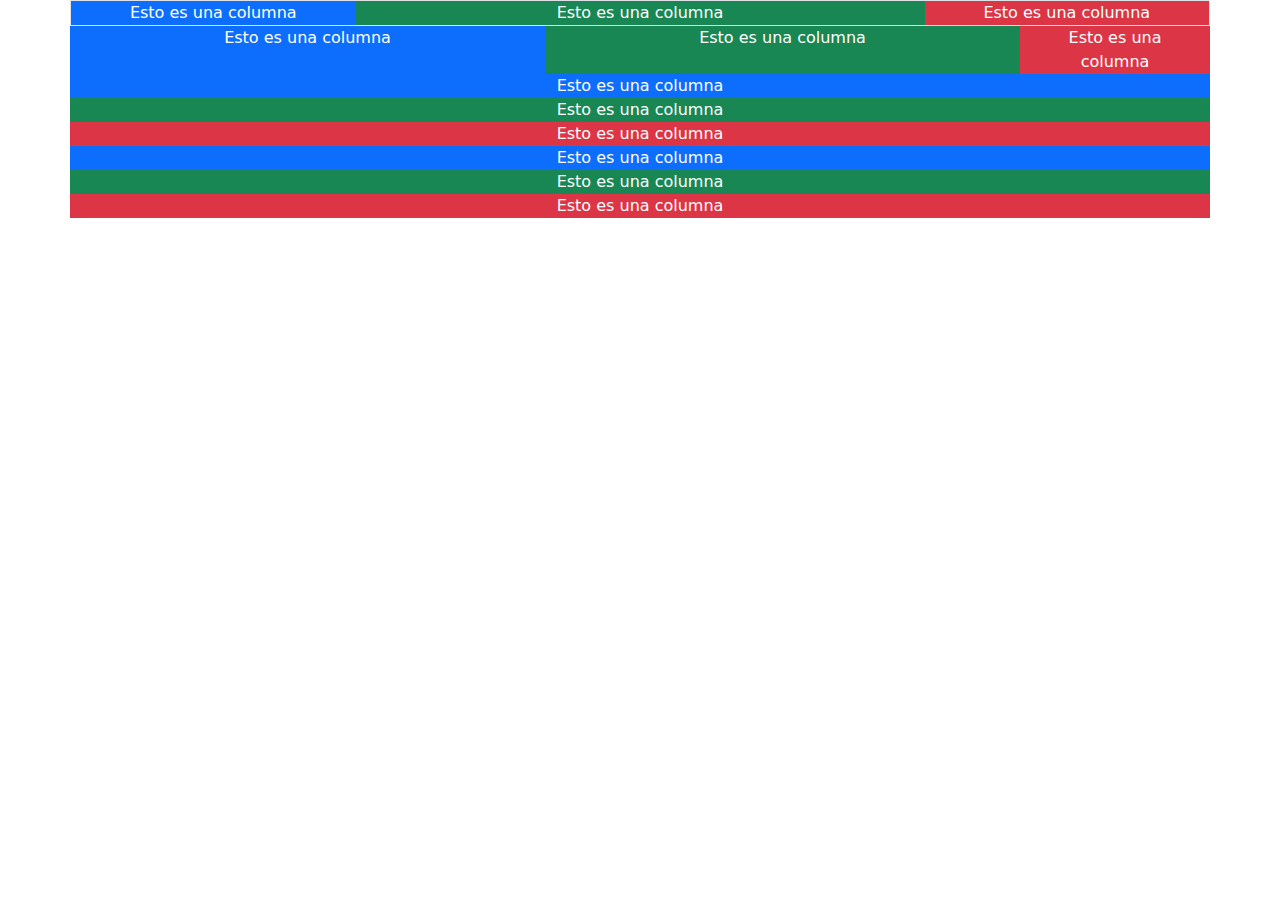
<file: index.html>
<!DOCTYPE html>
<html lang="en">
<head>
    <meta charset="UTF-8">
    <meta name="viewport" content="width=device-width, initial-scale=1.0">
    <title>Bootstrap demo</title>
    <link href="https://cdn.jsdelivr.net/npm/bootstrap@5.3.3/dist/css/bootstrap.min.css" rel="stylesheet" integrity="sha384-QWTKZyjpPEjISv5WaRU9OFeRpok6YctnYmDr5pNlyT2bRjXh0JMhjY6hW+ALEwIH" crossorigin="anonymous">
  </head>
  <body>
    <div class="container-md">
        <div class="row border text-center">
            <div class="col-md-3 text-bg-primary">Esto es una columna</div>
            <div class="col-md-6 text-bg-success">Esto es una columna</div>
            <div class="col-md-3 text-bg-danger">Esto es una columna</div>
        </div>
        <div class="row  text-center">
            <div class="col-lg-5 text-bg-primary">Esto es una columna</div>
            <div class="col-lg-5 text-bg-success">Esto es una columna</div>
            <div class="col-lg-2 text-bg-danger">Esto es una columna</div>
        </div>
        <div class="row  text-center">
            <div class="col-xl-12 text-bg-primary">Esto es una columna</div>
            <div class="col-xl-12 text-bg-success">Esto es una columna</div>
            <div class="col-xl-12 text-bg-danger">Esto es una columna</div>
            <div class="col-xl-12 text-bg-primary">Esto es una columna</div>
            <div class="col-xl-12 text-bg-success">Esto es una columna</div>
            <div class="col-xl-12 text-bg-danger">Esto es una columna</div>
        </div>

    </div>


    <script src="https://cdn.jsdelivr.net/npm/bootstrap@5.3.3/dist/js/bootstrap.bundle.min.js" integrity="sha384-YvpcrYf0tY3lHB60NNkmXc5s9fDVZLESaAA55NDzOxhy9GkcIdslK1eN7N6jIeHz" crossorigin="anonymous"></script>
  </body>
</html>
</file>
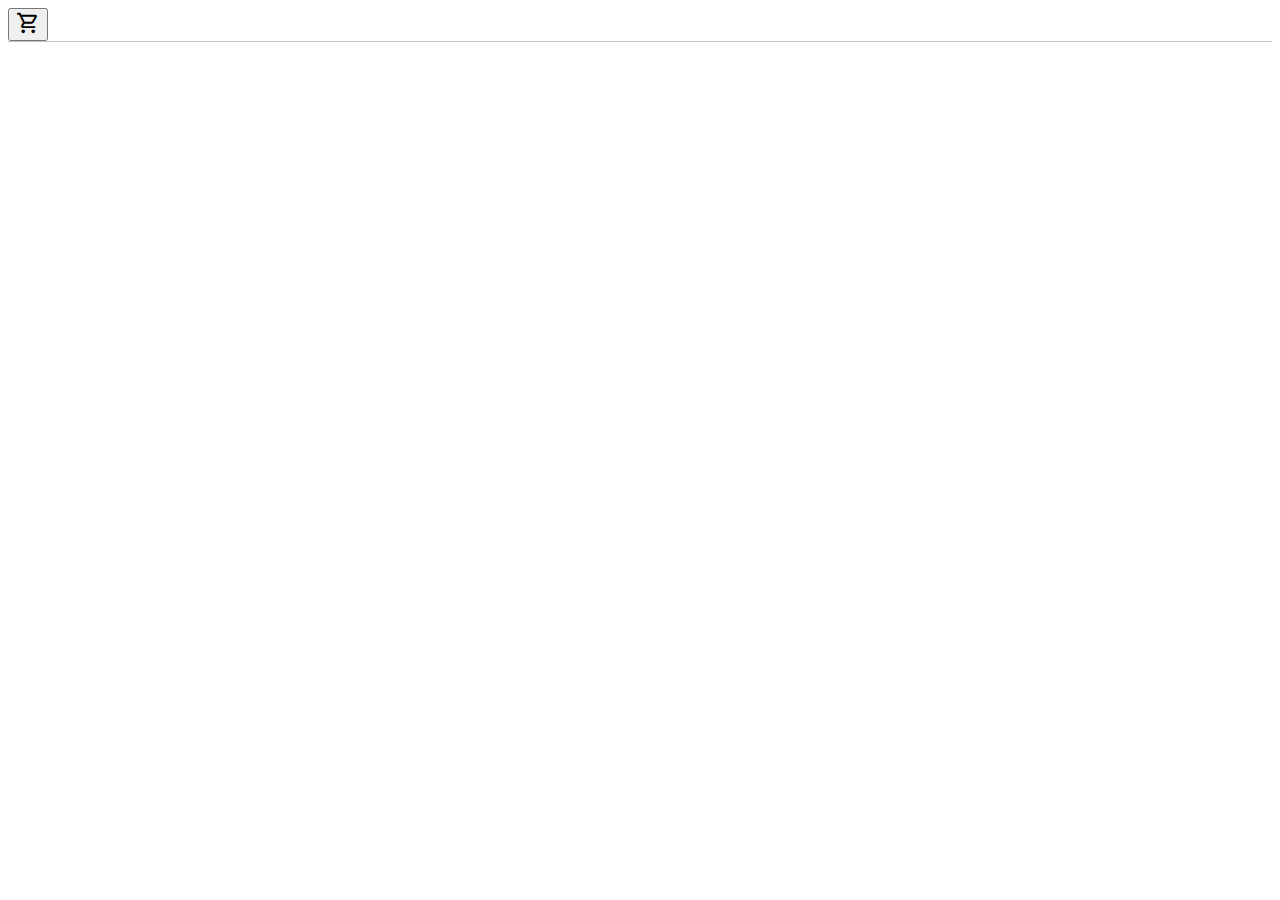
<file: carrito/index.html>
<!DOCTYPE html>
<html lang="en">
<head>
    <meta charset="UTF-8">
    <meta name="viewport" content="width=device-width, initial-scale=1.0">
    <link rel="stylesheet" href="css/main.css">
    <link rel="stylesheet" href="css/spinner.css">
    <link rel="stylesheet" href="https://fonts.googleapis.com/css2?family=Material+Symbols+Outlined:opsz,wght,FILL,GRAD@20..48,100..700,0..1,-50..200" />
    <title>Carrito de compra</title>
</head>
<body>
    <header>
        <div >
            <button type="menu" id="botonCarrito" >
                <span class="material-symbols-outlined">shopping_cart</span>
            </button>
                
        </div>
    </header>
    
    <aside id="menuLateral">
        <h2></h2>

    </aside>

    <main id="container">
        <!--
        <div class="card">
            <div class="card-image">
                <img src="/carrito/images/202322213532830_1.jpg" alt="Imagen del juego kirbi deluxe edition" >
            </div>
            <div class="card-content">
                <h3>Kirby’s Return to Dream Land™ Deluxe</h3>
                <p>La poderosa bola rosada llamada Kirby está de regreso en una aventura de plataformas para 1 a 4 jugadores en el planeta Pop. ¡Ayuda a Maglor a reconstruir su nave con las nuevas habilidades de copia Meca y Arena!</p>
                <p>&#36;56.990</p>
            </div>
            <div class="input-div">
                <input type="button" id="botonAgregar" name="botonAgregar" value="Agregar">
            </div>
        </div>-->

        
       

    </main>

   


    
</body>
<script  type="module" src="/carrito/js/app.js"></script>
</html>
</file>
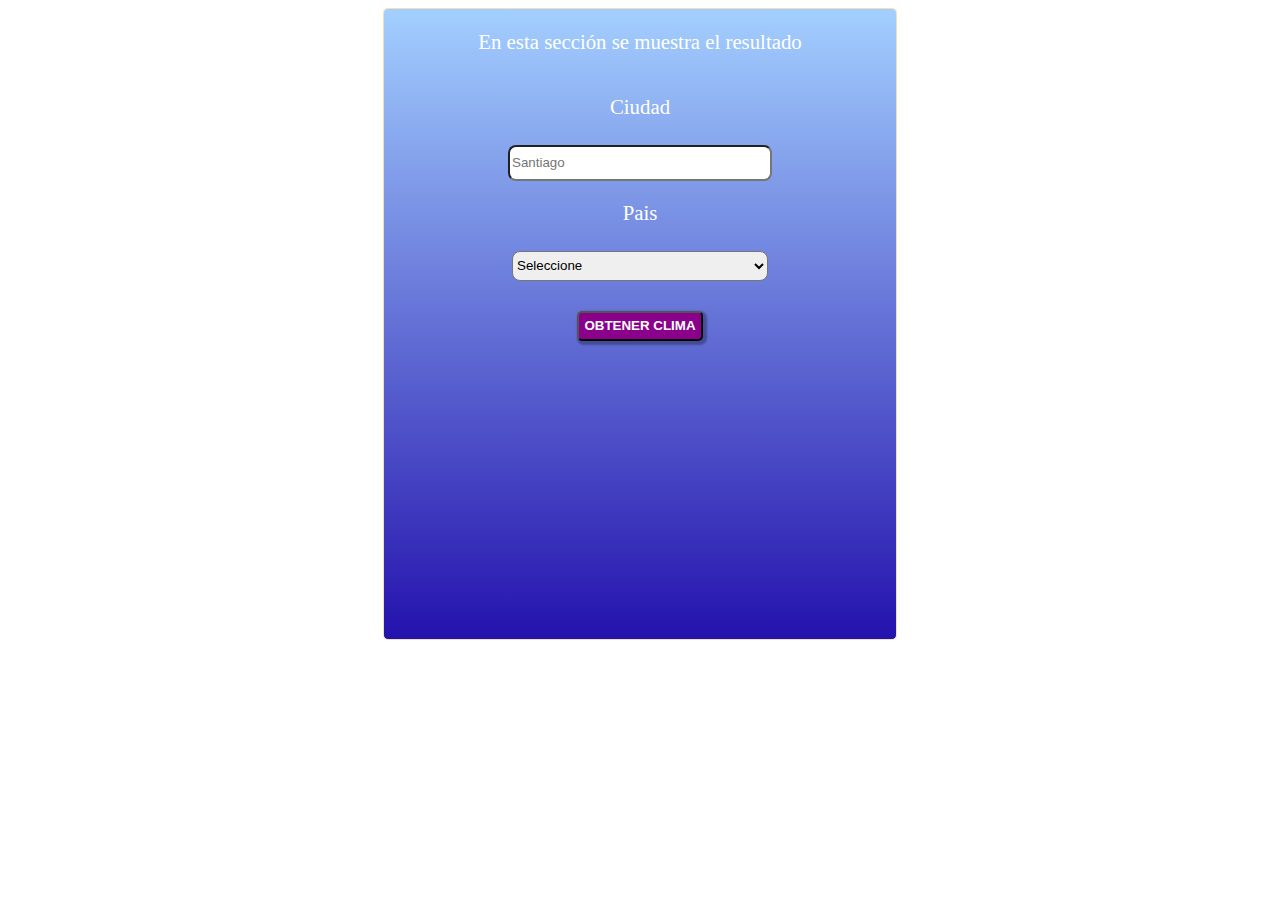
<file: clima/index.html>
<!DOCTYPE html>
<html lang="en">
<head>
    <meta charset="UTF-8">
    <meta name="viewport" content="width=device-width, initial-scale=1.0">
    <link rel="stylesheet" href="/clima/css/main.css"> 
    <link rel="stylesheet" href="/clima/css/spinner.css">
    <title>Document</title>
</head>
<body>
    <main>
        <form>
                <div id="resultado">
                    <p>En esta sección se muestra el resultado</p>
                </div>
                <label for="ciudad">Ciudad</label>
                <input type="text" name="ciudad" id="ciudad" placeholder="Santiago">
           
                <label for="pais">Pais</label>
                <select name="pais" id="pais">
                    <option disabled selected value="">Seleccione</option>
                    <option value="AR">Argentina</option>
                    <option value="CL">Chile</option>
                    <option value="PE">Peru</option>
                    <option value="US">Estados Unidos</option>
                    <option value="BR">Brazil</option>
                </select>
                
            
            <button type="submit" name="obtenerClimaBtn" id="obtenerClimaBtn" >OBTENER CLIMA</button>
           
        </form>
    </main>
    <script src="/clima/js/app.js"></script>
   
</body>
</html>
</file>
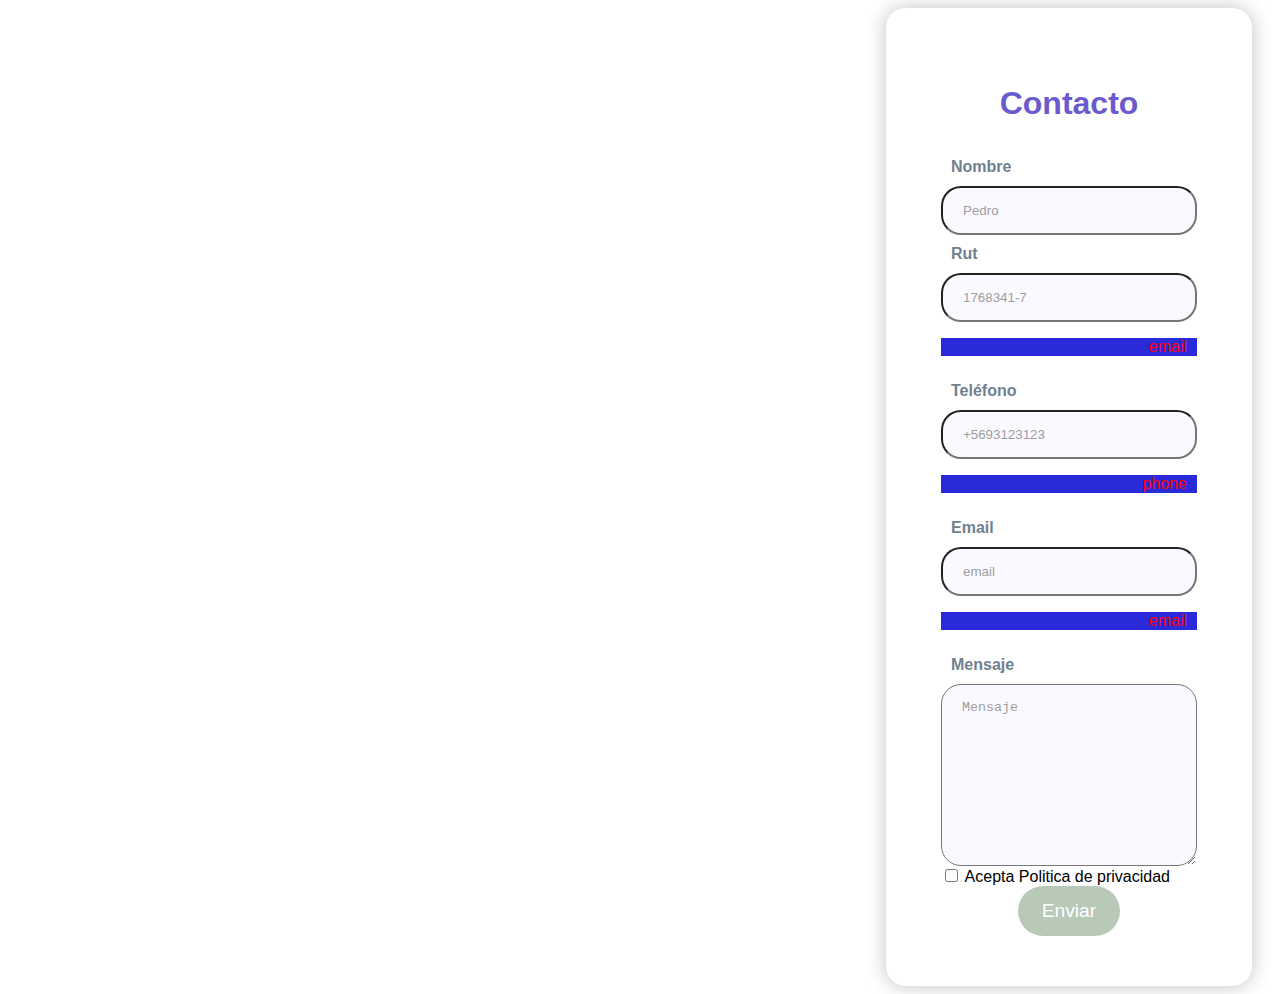
<file: form/formularioContacto.html>
<!DOCTYPE html>
<html lang="en">
<head>
    <meta charset="UTF-8">
    <meta name="viewport" content="width=device-width, initial-scale=1.0">
    <link rel="stylesheet" href="css/formularioContacto.css">
    <title>Contacto</title>
</head>
<body>
    <form action="">
        <h2> Contacto</h2>
        <div class="input-group">
            <label for="name">Nombre</label>
            <input type="text" name="name" id="name" placeholder="Pedro">

            <label for="rut">Rut</label>
            
            <input type="text" name="rut" id="rut" placeholder="1768341-7" >
            <p>email</p>
            
            <label for="phone">Teléfono</label>
            <input type="text" name="phone" id="phone" placeholder="+5693123123">
            <p>phone</p>
            <label for="email">Email</label>
            <input type="email" name="email" id="email" placeholder="email">
            <p>email</p>
            <label for="message">Mensaje</label>
            <textarea name="message" id="message" cols="40" rows="10" placeholder="Mensaje"></textarea>
            
            <div class="form-politica">
                <input type="checkbox"> <bold>Acepta Politica de privacidad</bold>
               
            </div>
            <button id="enviar-btn" type="submit">Enviar</button>

        </div>
    </form>
    <script type="module" src="js/formularioContacto.js"></script>
</body>

<script>
    
</script>
</html>
</file>
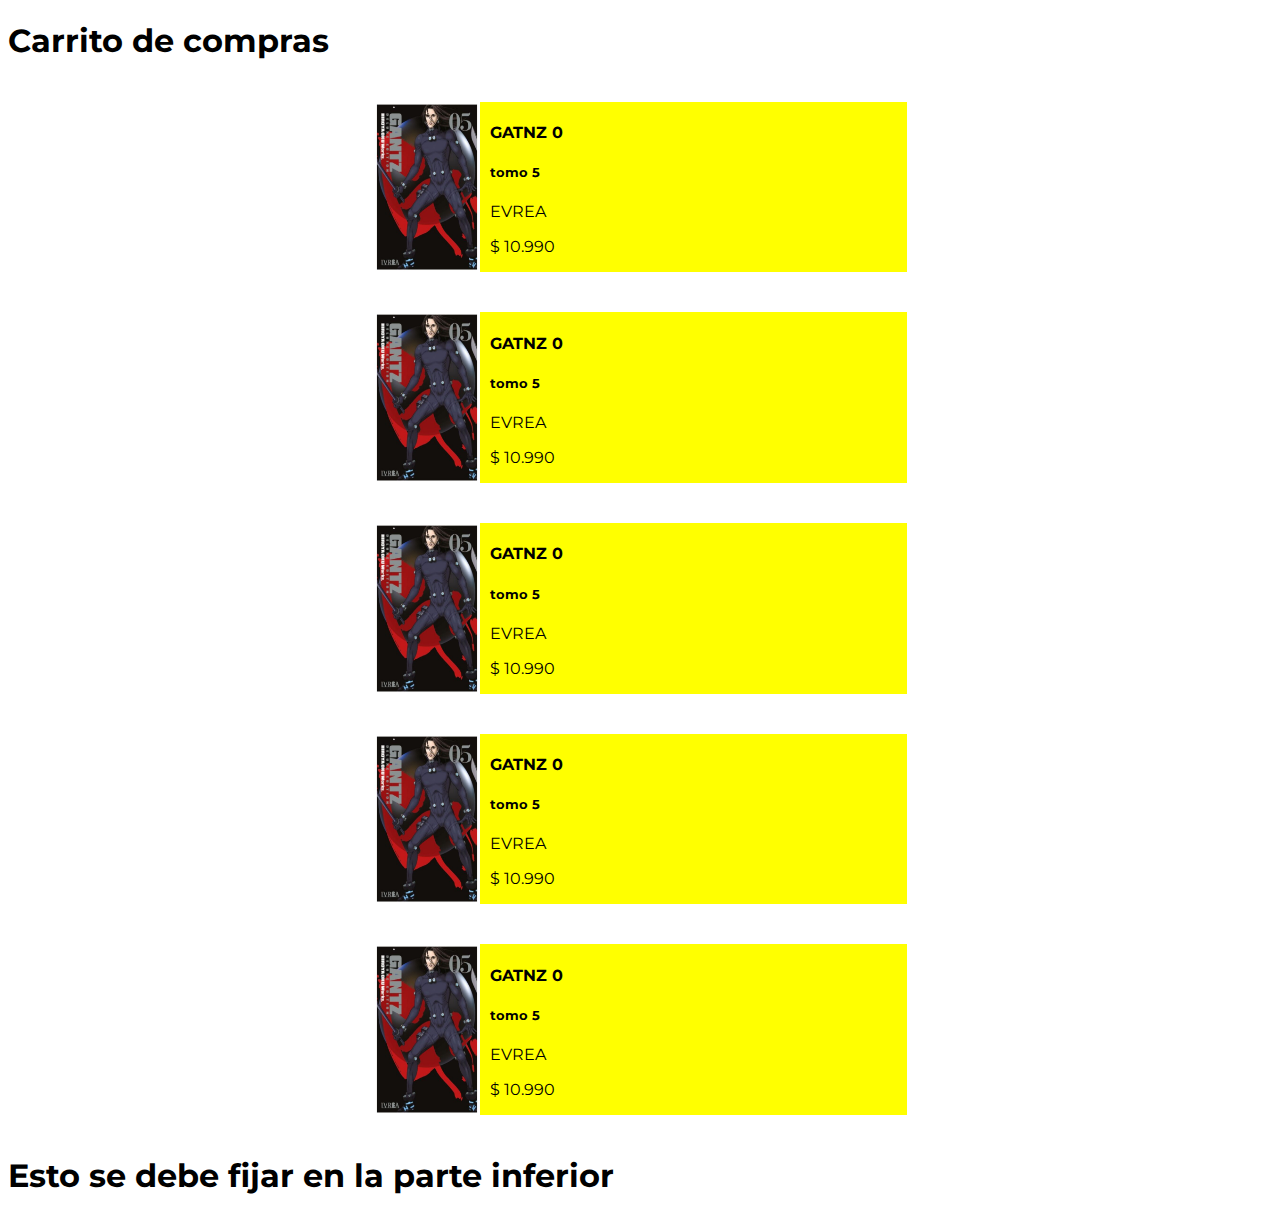
<file: pages/carrito.html>
<!DOCTYPE html>
<html lang="en">
<head>
    <meta charset="UTF-8">
    <meta name="viewport" content="width=device-width, initial-scale=1.0">
    <title>Carrito de compras</title>
    <link rel="stylesheet" href="/css/carrito.css">
    
</head>
<body>
    
    <h1>Carrito de compras</h1>
    
    <section id="carrito_compras">
        
        <div class="item">
            <img src="/images/mangas/gantz_05.jpg">
            <div>
                <h4>GATNZ 0</h4>
                <h5>tomo 5</h5>
                <p>EVREA</p>
                <p>$ 10.990</p>
            </div>
            
           
        </div>

        <div class="item">
            <img src="/images/mangas/gantz_05.jpg">
            <div>
                <h4>GATNZ 0</h4>
                <h5>tomo 5</h5>
                <p>EVREA</p>
                <p>$ 10.990</p>
            </div>
        </div>

        <div class="item">
            <img src="/images/mangas/gantz_05.jpg">
            <div>
                <h4>GATNZ 0</h4>
                <h5>tomo 5</h5>
                <p>EVREA</p>
                <p>$ 10.990</p>
            </div>
        </div>

        <div class="item">
            <img src="/images/mangas/gantz_05.jpg">
            <div>
                <h4>GATNZ 0</h4>
                <h5>tomo 5</h5>
                <p>EVREA</p>
                <p>$ 10.990</p>
            </div>
        </div>

        <div class="item">
            <img src="/images/mangas/gantz_05.jpg">
            <div>
                <h4>GATNZ 0</h4>
                <h5>tomo 5</h5>
                <p>EVREA</p>
                <p>$ 10.990</p>
            </div>
        </div>

        
    </section>
    <div>
        <h1>Esto se debe fijar en la parte inferior</h1>

    </div>

</body>
</html>
</file>
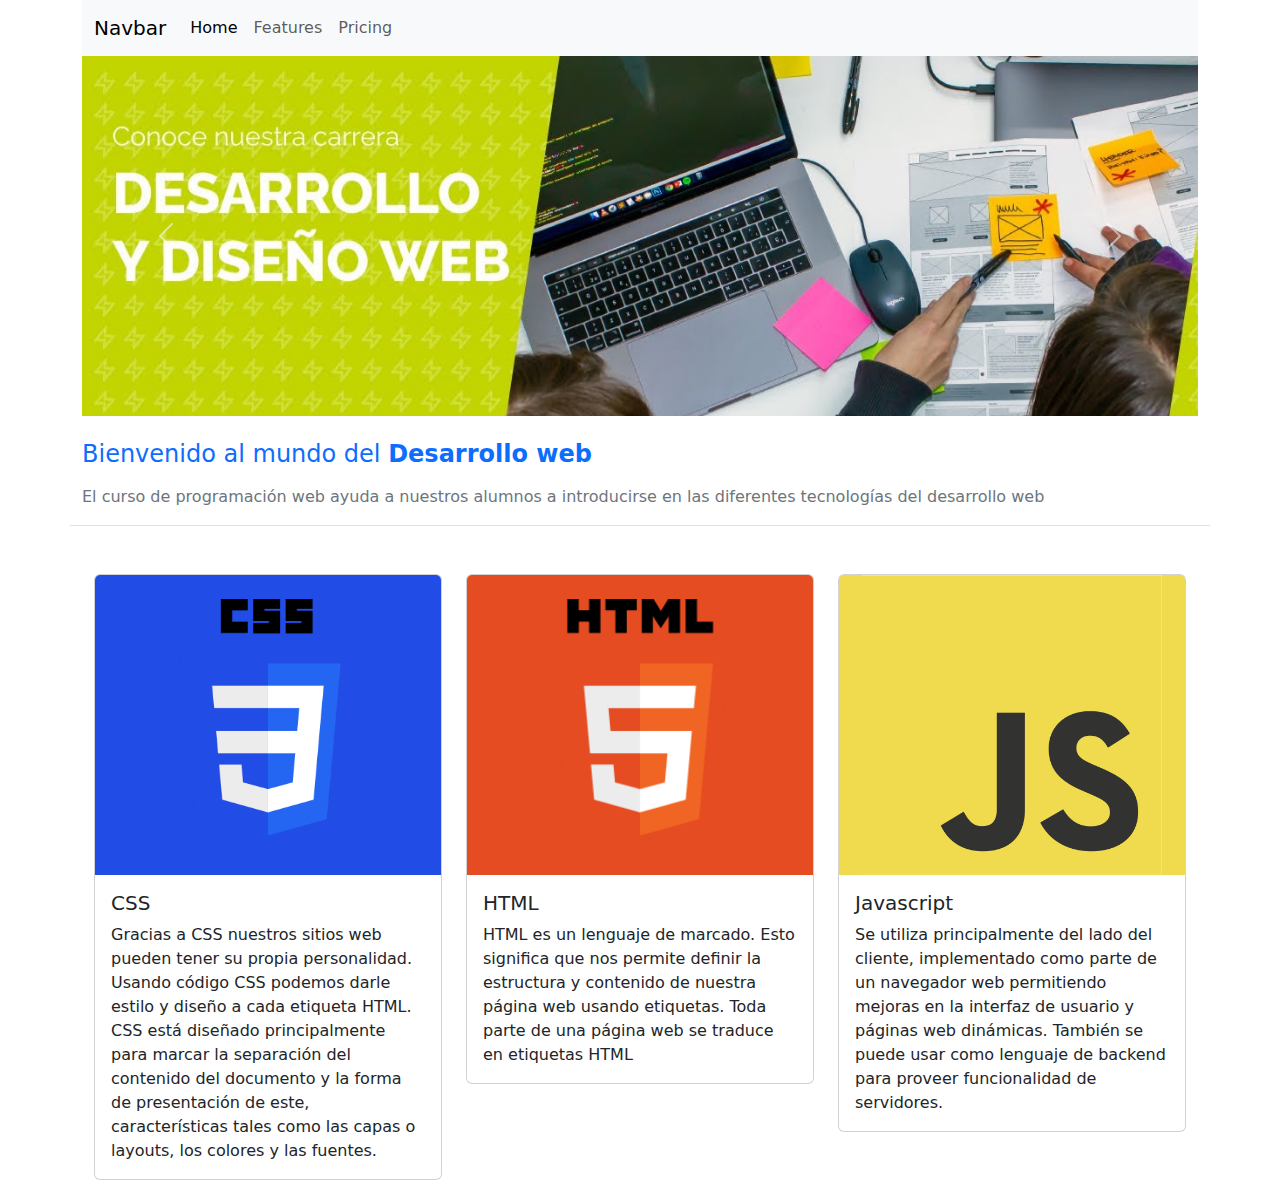
<file: pages/cursoweb.html>
<!DOCTYPE html>
<html lang="en">
<head>
    <meta charset="UTF-8">
    <meta name="viewport" content="width=device-width, initial-scale=1.0">
    <title>Curso</title>
    <link rel="stylesheet" href="/main.css">
    <link href="https://cdn.jsdelivr.net/npm/bootstrap@5.3.3/dist/css/bootstrap.min.css" rel="stylesheet" integrity="sha384-QWTKZyjpPEjISv5WaRU9OFeRpok6YctnYmDr5pNlyT2bRjXh0JMhjY6hW+ALEwIH" crossorigin="anonymous">
  </head>
  <body>
    <div class="container-md">
        <nav class="navbar navbar-expand-lg bg-body-tertiary">
            <div class="container-fluid">
              <a class="navbar-brand" href="#">Navbar</a>
              <button class="navbar-toggler" type="button" data-bs-toggle="collapse" data-bs-target="#navBarCollapseBtn" aria-controls="navbarNavAltMarkup" aria-expanded="false" aria-label="Toggle navigation">
                <span class="navbar-toggler-icon"></span>
              </button>
              <div class="collapse navbar-collapse" id="navBarCollapseBtn">
                <div class="navbar-nav">
                  <a class="nav-link active" aria-current="page" href="#">Home</a>
                  <a class="nav-link" href="#">Features</a>
                  <a class="nav-link" href="#">Pricing</a>
                 <!-- <a class="nav-link disabled" aria-disabled="true">Disabled</a>-->
                </div>
              </div>
            </div>
          </nav>
          <div id="carouselDuoc" class="carousel slide">
            <div class="carousel-inner">
              <div class="carousel-item active">
                <img src="/images/DUOCWEB.jpg" class="object-fit-cover d-block w-100" alt="...">
              </div>
              <div class="carousel-item">
                <img src="/images/banner-web-development.webp" class=" object-fit-cover d-block w-100" alt="...">
              </div>
              <div class="carousel-item">
                <img src="/images/Web_Development-min.jpg" class=" object-fit-cover d-block w-100" alt="...">
              </div>
            </div>
            <button class="carousel-control-prev" type="button" data-bs-target="#carouselDuoc" data-bs-slide="prev">
              <span class="carousel-control-prev-icon" aria-hidden="true"></span>
              <span class="visually-hidden">Previous</span>
            </button>
            <button class="carousel-control-next" type="button" data-bs-target="#carouselDuoc" data-bs-slide="next">
              <span class="carousel-control-next-icon" aria-hidden="true"></span>
              <span class="visually-hidden">Next</span>
            </button>
          </div>
          
          <section>
            <div class="row mt-4 border-bottom">
                <div class="col-md-12 text-center text-lg-start "> <h4 class="text-primary">Bienvenido al mundo del <span class="fw-semibold">Desarrollo web</span></h4></div>
                <div class="col-md-12 text-center text-lg-start mt-2"> <p class="text-secondary">El curso de programación web ayuda a nuestros alumnos a introducirse en las diferentes tecnologías del desarrollo web</p></div>
            </div>
            <div class="row mt-4  m-auto   g-4 "><!--row-cols-1 row-cols-md-3-->
    
                <div class="col-md-4 ">
                    <div class="card">
                      <img id="css-logo-img" src="/images/CSS3_logo.png" class="card-img-top  m-auto p-4" alt="...">
                      <div class="card-body">
                        <h5 class="card-title">CSS</h5>
                        <p class="card-text">Gracias a CSS nuestros sitios web pueden tener su propia personalidad. Usando código CSS podemos darle estilo y diseño a cada etiqueta HTML. CSS está diseñado principalmente para marcar la separación del contenido del documento y la forma de presentación de este, características tales como las capas o layouts, los colores y las fuentes.</p>
                      </div>
                    </div>
                  </div>
                  <div class="col-md-4">
                    <div class="card">
                      <img id="html-logo-img" src="/images/HTML5_logo.png" class="card-img-top m-auto p-4" alt="...">
                      <div class="card-body">
                        <h5 class="card-title">HTML</h5>
                        <p class="card-text">HTML es un lenguaje de marcado. Esto significa que nos permite definir la estructura y contenido de nuestra página web usando etiquetas. Toda parte de una página web se traduce en etiquetas HTML</p>
                      </div>
                    </div>
                  </div>
                  <div class="col-md-4">
                    <div class="card">
                      <img id="js-logo-img" src="/images/JavaScript-logo.png" class="card-img-top" alt="...">
                      <div class="card-body">
                        <h5 class="card-title">Javascript</h5>
                        <p class="card-text">Se utiliza principalmente del lado del cliente, implementado como parte de un navegador web permitiendo mejoras en la interfaz de usuario y páginas web dinámicas​. También se puede usar como lenguaje de backend para proveer funcionalidad de servidores.</p>
                      </div>
                    </div>
                  </div>
                  
                
            </div>
          </section>

       

    </div>


    <script src="https://cdn.jsdelivr.net/npm/bootstrap@5.3.3/dist/js/bootstrap.bundle.min.js" integrity="sha384-YvpcrYf0tY3lHB60NNkmXc5s9fDVZLESaAA55NDzOxhy9GkcIdslK1eN7N6jIeHz" crossorigin="anonymous"></script>
  </body>
</html>
</file>
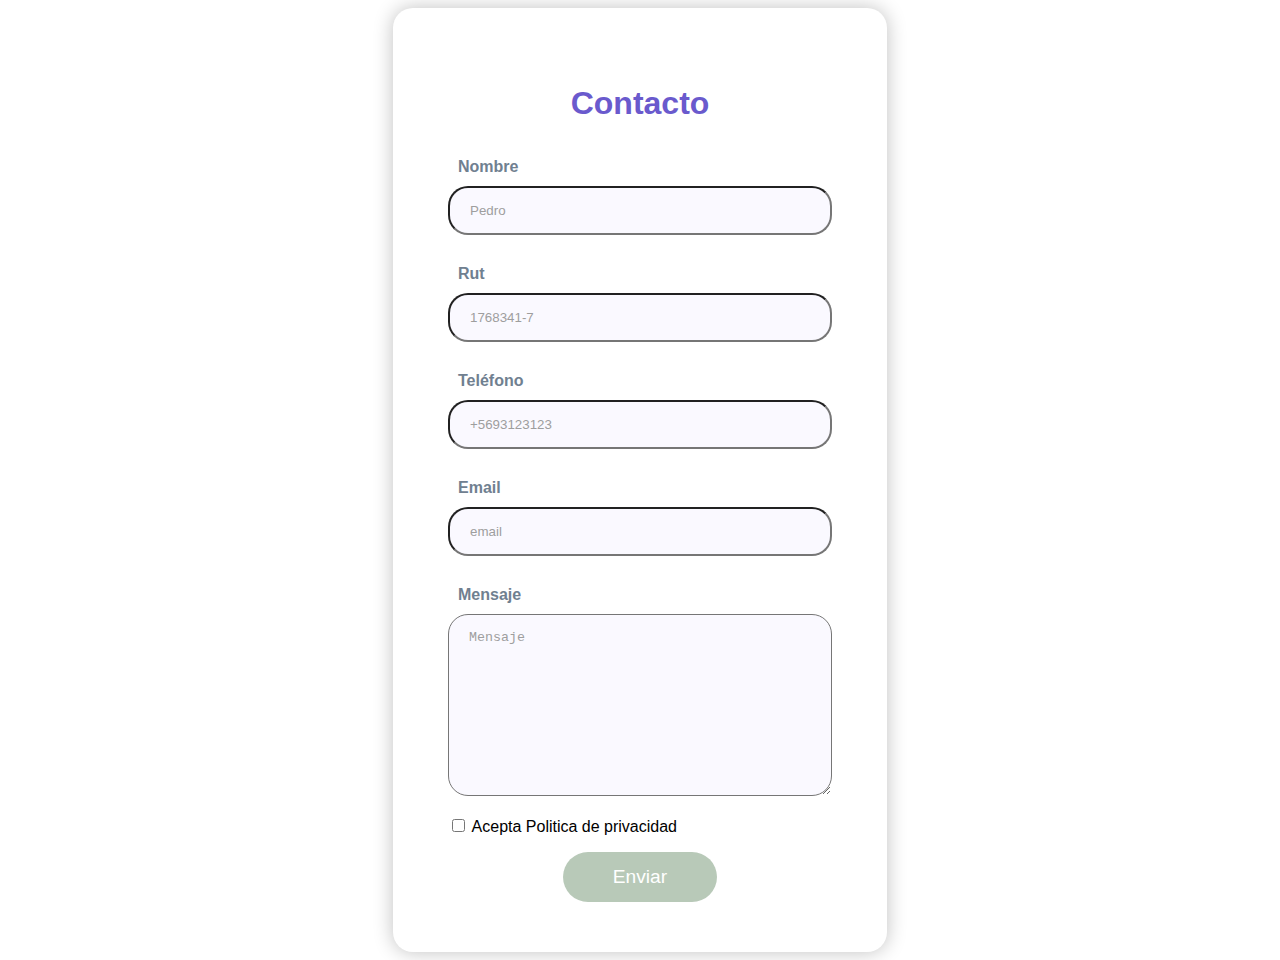
<file: pages/formularioContacto.html>
<!DOCTYPE html>
<html lang="en">
<head>
    <meta charset="UTF-8">
    <meta name="viewport" content="width=device-width, initial-scale=1.0">
    <link rel="stylesheet" href="/css/formularioContacto.css">
    <title>Contacto</title>
</head>
<body>
    <form action="">
        <h2> Contacto</h2>
        <div class="input-group">
            <label for="name">Nombre</label>
            <input type="text" name="name" id="name" placeholder="Pedro">

            <label for="rut">Rut</label>
            <input type="text" name="rut" id="rut" placeholder="1768341-7" onchange="validateRutField()">
            
            <label for="phone">Teléfono</label>
            <input type="text" name="phone" id="phone" onchange="validatePhoneField()" placeholder="+5693123123">

            <label for="email">Email</label>
            <input type="email" name="email" id="email" placeholder="email">

            <label for="message">Mensaje</label>
            <textarea name="message" id="message" cols="40" rows="10" placeholder="Mensaje"></textarea>

            <div class="form-politica">
                <input type="checkbox"> <bold>Acepta Politica de privacidad</bold>
               
            </div>
            <button id="enviar-btn" type="submit">Enviar</button>

        </div>
    </form>
</body>
<script src="/js/formularioContacto.js"></script>
</html>
</file>
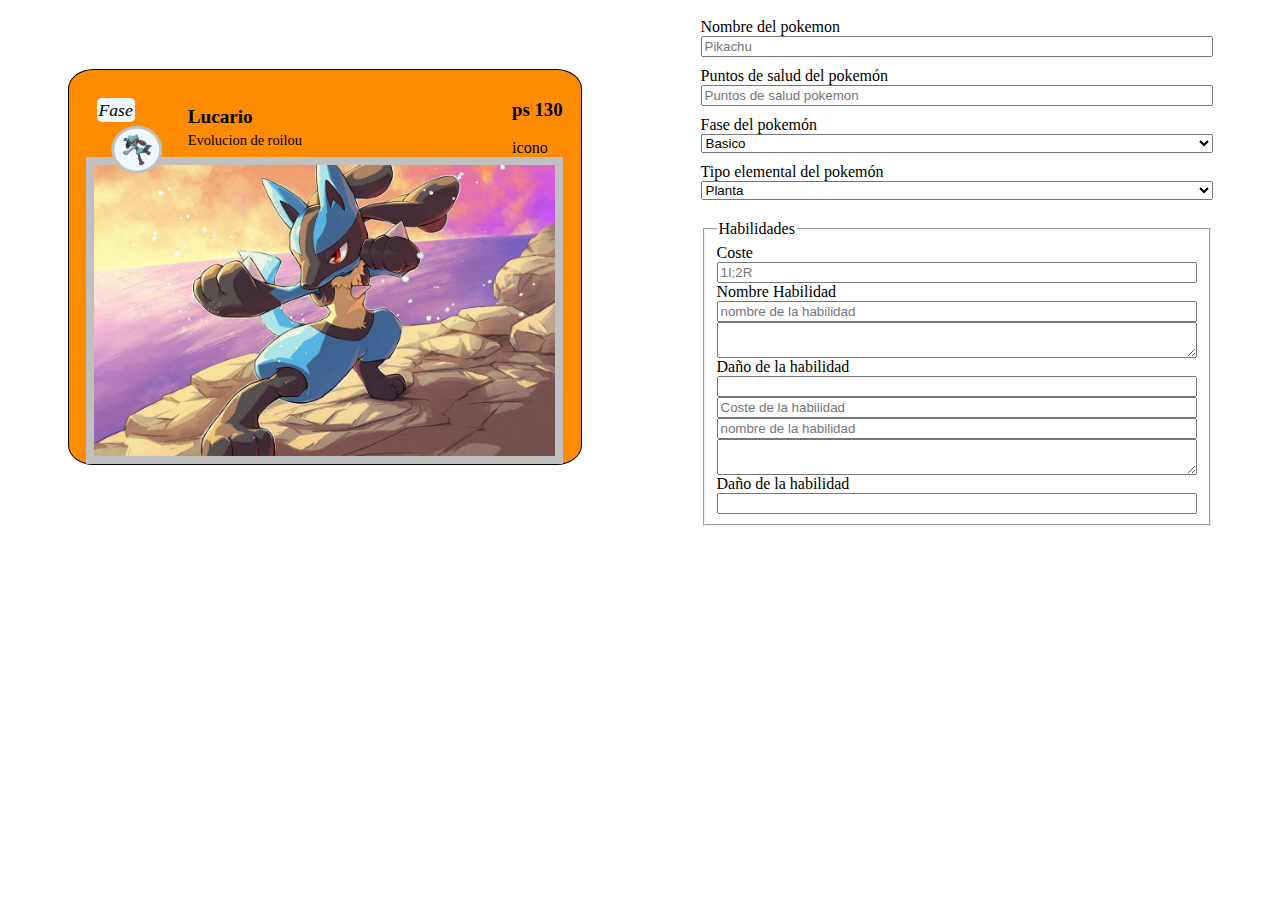
<file: pages/formularioPokemon.html>
<!DOCTYPE html>
<html lang="en">
<head>
    <meta charset="UTF-8">
    <meta name="viewport" content="width=device-width, initial-scale=1.0">
    <link rel="stylesheet" href="/css/formularioPokemon.css">
   
    <title>Document</title>
</head>
<body>
    <div id="contenedor">
        <article class="carta_pokemon">
            <div class="cabecera_carta">
                <div class="carta_titulo_fase">
                
                    <div class="carta_fase">
                        <i>Fase</i>
                        <img src="/images/800px-Riolu.png">
                    </div>
                    <div class="carta_titulo">
                        <h4>Lucario</h4>
                        <p>Evolucion de roilou</p>
                    </div>
                </div>
            
                <div>
                    <h3><span>ps</span> 130</h3>
                    <div>icono</div>
                </div>
            </div>
            <div class="cuerpo-carta">
                <div class="contenedor-imagen"> <img src="/images/lucario.jpg"> </div>
            </div>
        


        </article>
        <form method="get" action="cursoweb.html">
            <!--El atributo name se utiliza para hacer referencia al elemento mediante javascript o para tener la referencia en el backend cuando los datos han sido enviados-->
        

            <div >
                <div class="perfil_pokemon">
                <label for="nombre_pokemon"> Nombre del pokemon</label>
                <input type="text" id="nombre_pokemon" name="nombre_pokemon" placeholder="Pikachu" maxlength="50">
                <label for="ps_pokemon"> Puntos de salud del pokemón</label>
                <input type="number" id="ps_pokemon" name="ps_pokemon" placeholder="Puntos de salud pokemon" maxlength="3">
                <label for="fase_pokemon">Fase del pokemón</label>
                <select id="fase_pokemon" name="fase_pokemon">

                    <option value="Basico">Basico</option>
                    <option value="Fase 1">Fase1</option>
                    <option value="Fase 2">Fase2</option>
                </select>
                <label for="tipo_pokemon">Tipo elemental del pokemón</label>
                <select name="tipo_pokemon" id="tipo_pokemon">
                    <option value="Planta">Planta</option>
                    <option value="Psiquico">Psiquico</option>
                    <option value="Fuego">Fuego</option>
                    <option value="Electrico">Electrico</option>
                    <option value="Oscuro">Oscuro</option>
                    <option value="Agua">Agua</option>
                    <option value="Lucha">Lucha</option>
                    <option value="Metalico">Metálico</option>
                    <option value="Incoloro">Incoloro</option>
                    
                </select>
                </div>
                <fieldset>
                    <legend>Habilidades</legend>
                    <div class="habilidad_input">
                        <label for="coste_habilidad_1"> Coste</label>
                        <input type="text" id="coste_habilidad_1" name="coste_habilidad_1" placeholder="1I;2R"   >
                        <label for="nombre_habilidad_1">Nombre Habilidad</label>
                        <input type="text" id="nombre_habilidad_1" name="nombre_habilidad_1" placeholder="nombre de la habilidad" >
                        <textarea name="descripcion_habilidad_1"  ></textarea>
                        <label for="daño_habilidad_1"> Daño de la habilidad</label>
                        <input type="number" name="daño_habilidad_1" id="daño_habilidad_1">
                    </div>
                    <div class="habilidad_input">
                        <input type="text" id="coste_habilidad_2" name="coste_habilidad_2" placeholder="Coste de la habilidad"   >
                        <input type="text" id="nombre_habilidad_2" name="nombre_habilidad_2" placeholder="nombre de la habilidad" >
                        <textarea name="descripcion_habilidad"  ></textarea>
                        <label for="daño_habilidad_2"> Daño de la habilidad</label>
                        <input type="number" name="daño_habilidad_2">
                    </div>
                </fieldset>
            </div>
        </form>
        
    </div>

</body>
<script src="/js/formularioPokemon.js"></script>
</html>
</file>
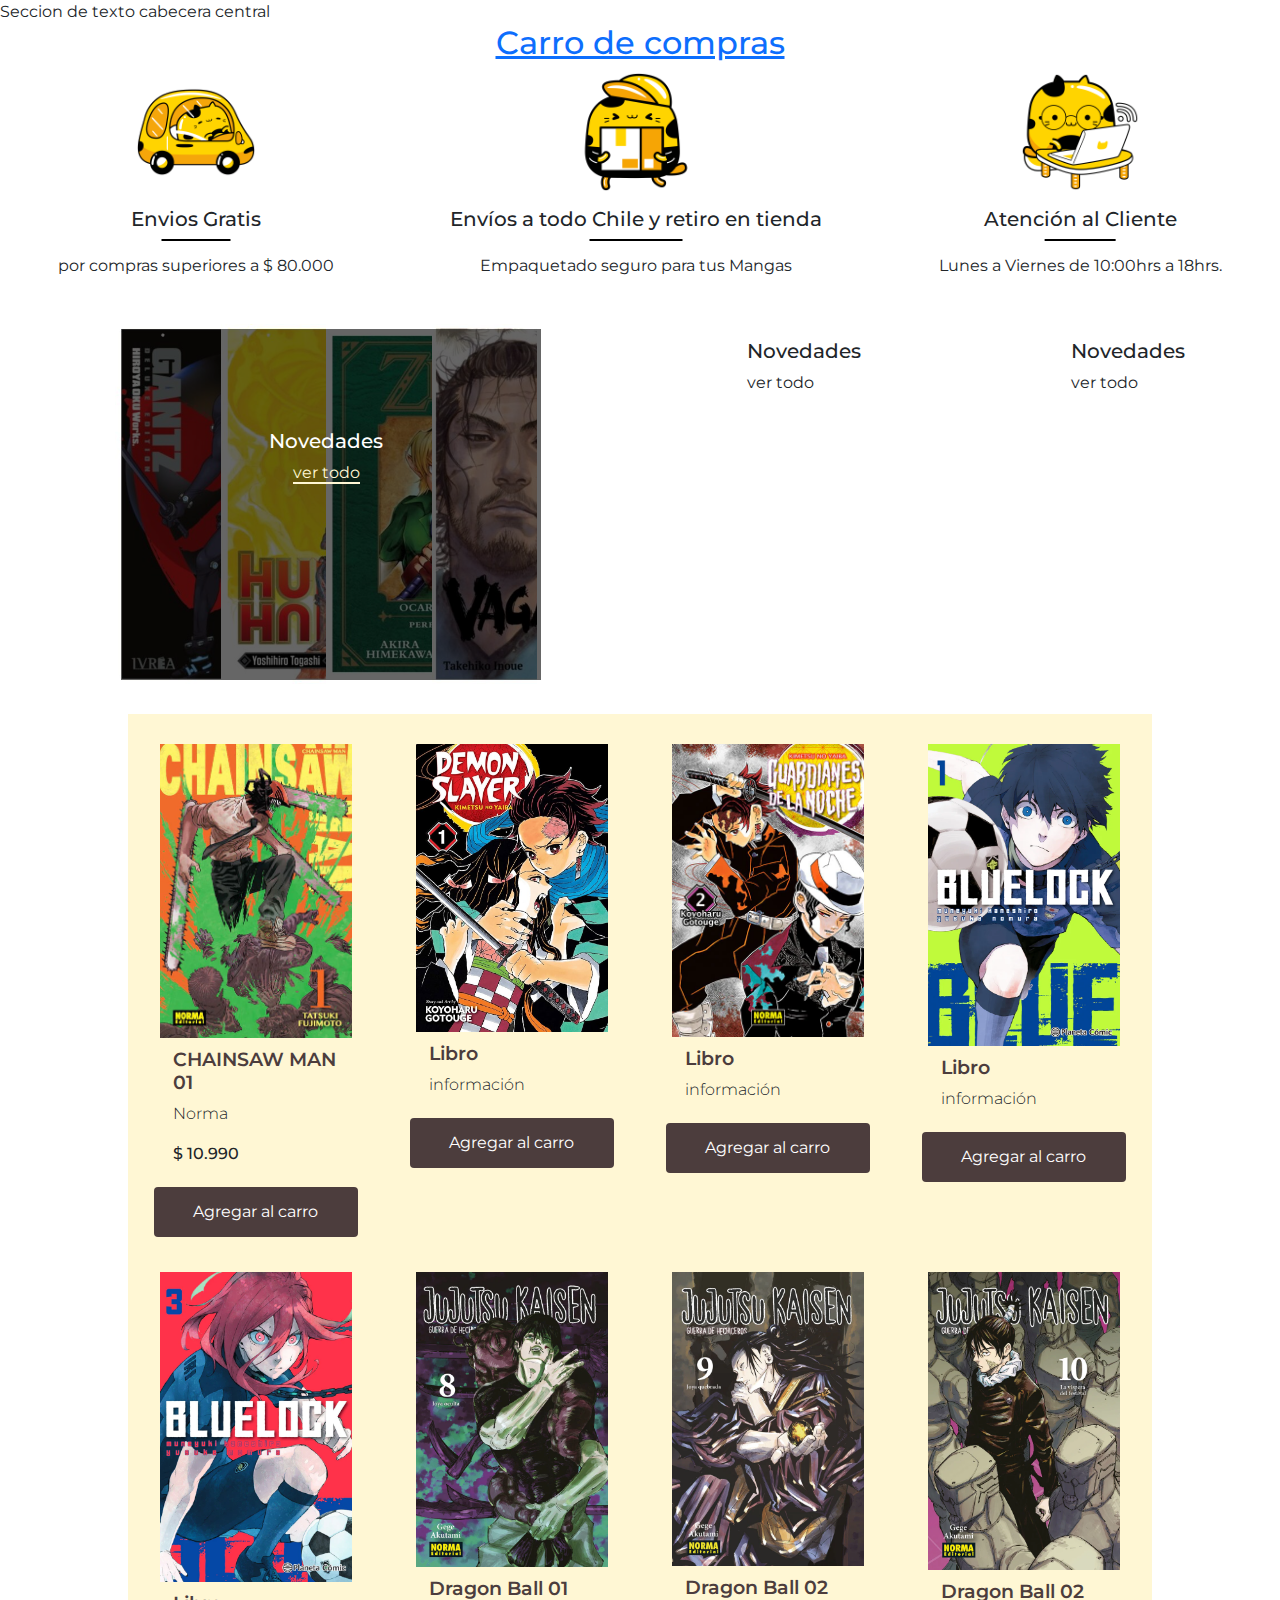
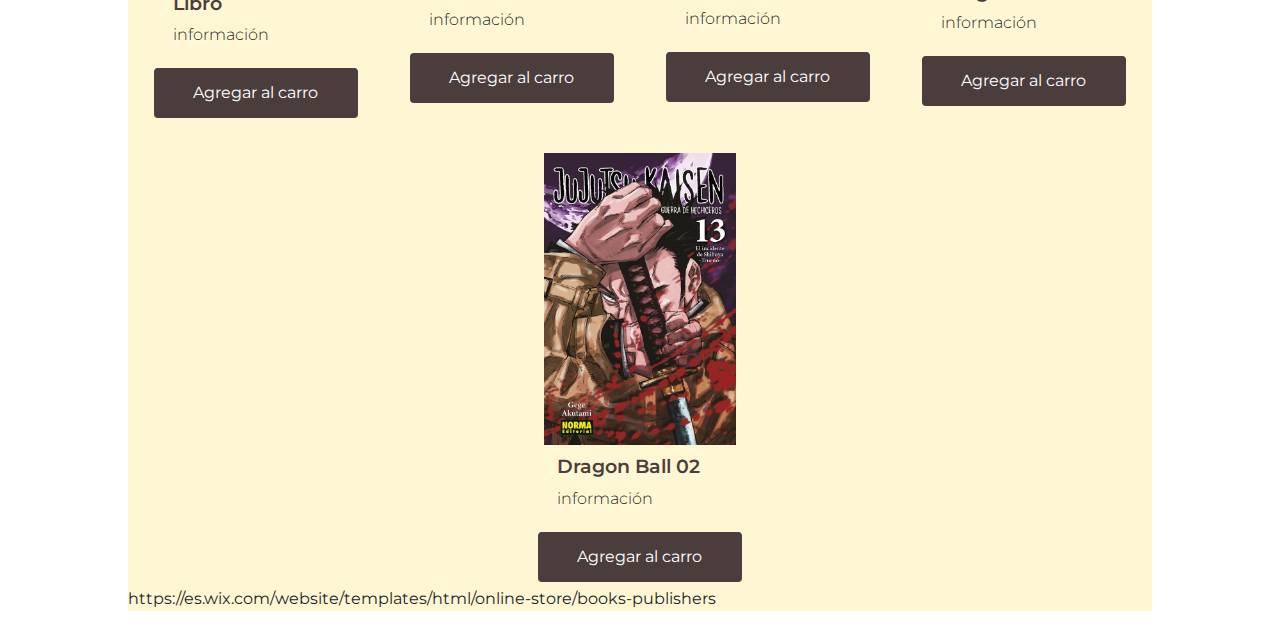
<file: pages/tienda.html>
<!DOCTYPE html>
<html lang="en">
<head>
    <meta charset="UTF-8">
    <meta name="viewport" content="width=device-width, initial-scale=1.0">
    <title>Mangato Store</title>
    <link rel="stylesheet" href="/css/tienda.css">
    <link href="https://cdn.jsdelivr.net/npm/bootstrap@5.3.3/dist/css/bootstrap.min.css" rel="stylesheet" integrity="sha384-QWTKZyjpPEjISv5WaRU9OFeRpok6YctnYmDr5pNlyT2bRjXh0JMhjY6hW+ALEwIH" crossorigin="anonymous">

</head>
<body>
    
    <div id="cabecera-tienda">Seccion de texto cabecera central
        <a href="/pages/carrito.html"><h2>Carro de compras</h2></a>
    </div>

    <section id="banner-servicios"> 
        <div>
            <img src="/images/stickers/conductor.png">
            <div>
                <h5>Envios Gratis </h5>
            </div>
        
            <p>por compras superiores a $ 80.000</p>
        </div>
        <div>
            <img src="/images/stickers/mensajero.png">
            <div>
                <h5>Envíos a todo Chile y retiro en tienda </h5>
            </div>
        
            <p>Empaquetado seguro para tus Mangas</p>
        </div>
        <div>
            <img src="/images/stickers/programador.png">
            <div>
                <h5>Atención al Cliente</h5>
            </div>
        
            <p>Lunes a Viernes de 10:00hrs a 18hrs.</p>
        </div>
        

    </section>

    <section class="noticias">
        <div class="noticias-imagen-multiple">
            <div class="background-imagen-multiple"></div>
            <div class="background-imagen-multiple"></div>
            <div class="background-imagen-multiple"></div>
            <div class="background-imagen-multiple"></div>
            <div class="noticias-info">
                <h5>Novedades</h5>
                <a href="#"> ver todo</a>
            </div>
        </div>
        <div class="bloque-imagen-duo">
            <h5>Novedades</h5>
            <a> ver todo</a>
        </div>
        <div class="bloque-imagen">
            <h5>Novedades</h5>
            <a> ver todo</a>
        </div>
    </section>

   <main id="main-tienda">
        <section id="contenido-tienda">
            <div class="manga-tienda">
                <img src="/images/mangas/chainsawman_1_600x.progressive.webp">
                <div class="manga-info">
                    <h4>CHAINSAW MAN 01</h4>
                    <p>Norma</p>
                    <p>$ 10.990</p>
                </div>
                <div>
                    <button> Agregar al carro </button>
                </div>
                
            </div>

            <div class="manga-tienda">
                <img src="/images/mangas/kimetsu_1.jpg">
                <div class="manga-info">
                    <h4>Libro</h4>
                   
                    <p>información</p>
                </div>
                <div>
                    <button> Agregar al carro </button>
                </div>
                
            </div>

            <div class="manga-tienda">
                <img src="/images/mangas/demon_slayer_2_600x.progressive.webp">
                <div class="manga-info">
                    <h4>Libro</h4>
                    <p>información</p>
                </div>
                <div>
                    <button> Agregar al carro </button>
                </div>
                
            </div>

            <div class="manga-tienda">
                <img src="/images/mangas/blue-lock-n-01_yusuke-nomura.progressive.webp">
                <div class="manga-info">
                    <h4>Libro</h4>
                    <p>información</p>
                </div>
                <div>
                    <button> Agregar al carro </button>
                </div>
                
            </div>

            <div class="manga-tienda">
                <img src="/images/mangas/portada_blue-lock-n-03_yusuke-nomura_600x.progressive.webp">
                <div class="manga-info">
                    <h4>Libro</h4>
                    <p>información</p>
                </div>
                <div>

                    <button> Agregar al carro </button>
                </div>
                
            </div>
            <div class="manga-tienda">
                <img src="/images/mangas/jujutsukaisen_8_600x.progressive.webp">
                <div class="manga-info">
                    <h4>Dragon Ball 01</h4>
                    <p>información</p>
                </div>
                <div>

                    <button> Agregar al carro </button>
                </div>
                
            </div>
            <div class="manga-tienda">
                <img src="/images/mangas/jujutsukaisen_9_600x.progressive.webp">
                <div class="manga-info">
                    <h4>Dragon Ball 02</h4>
                    <p>información</p>
                </div>
                <div>

                    <button> Agregar al carro </button>
                </div>
                
            </div>
            <div class="manga-tienda">
                <img src="/images/mangas/jujutsukaisen_10_600x.progressive.webp">
                <div class="manga-info">
                    <h4>Dragon Ball 02</h4>
                    <p>información</p>
                </div>
                <div>

                    <button> Agregar al carro </button>
                </div>
                
            </div>
            <div class="manga-tienda">
                <img src="/images/mangas/jujutsukaisen_13_600x.progressive.webp">
                <div class="manga-info">
                    <h4>Dragon Ball 02</h4>
                    <p>información</p>
                </div>
                <div>

                    <button> Agregar al carro </button>
                </div>
                
            </div>
        </section>
        <p>https://es.wix.com/website/templates/html/online-store/books-publishers</p>
   </main>


   
    <script src="https://cdn.jsdelivr.net/npm/bootstrap@5.3.3/dist/js/bootstrap.bundle.min.js" integrity="sha384-YvpcrYf0tY3lHB60NNkmXc5s9fDVZLESaAA55NDzOxhy9GkcIdslK1eN7N6jIeHz" crossorigin="anonymous"></script>

</body>
</html>
</file>
<file: carrito/css/main.css>
@import url('https://fonts.googleapis.com/css2?family=Montserrat:ital,wght@0,100..900;1,100..900&display=swap');
*{
    font-family: "Montserrat", sans-serif;
}


.material-symbols-outlined {
  font-variation-settings:
  'FILL' 0,
  'wght' 600,
  'GRAD' 0,
  'opsz' 48
}

#menuLateral{
    display: flex;
    flex-direction: column;
    align-items: center;
    height: 100vh;
    position: fixed;
    right: 0;           
    top: 0; 
    background-color: red;
    z-index: 1;
}


#container{
    display: flex;
    flex-wrap: wrap;
    justify-content: center;
    border-top: 1px solid silver;
    gap: 50px;
}
h3{
    height: 20px;
    font-size: 1rem;
}
@keyframes img-up{
    from { top:0px;}
    to { top:-13px;}

}
@keyframes cart-menu{
    from { width:0;}
    to { width: 15vw}

}
.open-panel{
    animation-name: cart-menu;
    animation-timing-function: linear;
    animation-duration: 0.4s;
    animation-fill-mode: forwards;
}
div.card-image:hover img{
    animation-name: img-up;
    animation-timing-function: linear;
    animation-duration: 0.4s;
    animation-fill-mode: forwards;
   
}
.card-image img{
   position: relative;
   
  

}
.card-image img{
    width: 100%;
    object-fit: cover;
    border-top-left-radius:15px ;
    border-top-right-radius:15px ;

}
.card{
    border:solid 1px rgba(192, 192, 192, 0.58);
    
    border-radius: 15px ;
    margin-top: 30px;
    max-width: 70vw;
    display: flex;
    flex-direction: column;
}
.card-content{
    padding-left: 15px;
    padding-right: 20px;
    
}
.card-content p:nth-child(3) {
    color: rgb(3, 105, 83);
   
    
}
.card-content p:nth-child(2) {
    
    font-size: 0.9rem;
    color: rgb(15, 41, 41);
    
}
.input-div{
    
    align-self: flex-end;
    margin-right: 30px;
    margin-bottom: 20px;
   

}
input{
    
    width: 100%;
    border-radius:5px;
}

@media (min-width:768px){
    .card{
        max-width: 400px;
    }

    .card-content p:nth-child(2) {
        text-align: justify;
        font-size: 1rem;
    }
    h3{
        height: 40px;
        font-size: 1.2rem;
    }
    @keyframes cart-menu{
        from { width:0;}
        to { width: 300px}
    
    }

}
</file>
<file: carrito/css/spinner.css>
.spinner {
    margin: 100px auto;
    width: 50%;
    height: 50%;
    text-align: center;
    font-size: 10px;
}

.spinner>div {
    background-color: #171717;
    height: 100%;
    width: 6px;
    display: inline-block;

    -webkit-animation: sk-stretchdelay 1.2s infinite ease-in-out;
    animation: sk-stretchdelay 1.2s infinite ease-in-out;
}

.spinner .rect2 {
    -webkit-animation-delay: -1.1s;
    animation-delay: -1.1s;
}

.spinner .rect3 {
    -webkit-animation-delay: -1.0s;
    animation-delay: -1.0s;
}

.spinner .rect4 {
    -webkit-animation-delay: -0.9s;
    animation-delay: -0.9s;
}

.spinner .rect5 {
    -webkit-animation-delay: -0.8s;
    animation-delay: -0.8s;
}

@-webkit-keyframes sk-stretchdelay {

    0%,
    40%,
    100% {
        -webkit-transform: scaleY(0.4)
    }

    20% {
        -webkit-transform: scaleY(1.0)
    }
}

@keyframes sk-stretchdelay {

    0%,
    40%,
    100% {
        transform: scaleY(0.4);
        -webkit-transform: scaleY(0.4);
    }

    20% {
        transform: scaleY(1.0);
        -webkit-transform: scaleY(1.0);
    }
}
</file>
<file: clima/css/main.css>
body{
    
    color: white;
    font-size: 1.3rem;
}

main{
    margin: auto;
    border: 1px solid wheat;
    width: 40vw;
    min-height: 70vh;
    height: fit-content;
    background-image: linear-gradient(rgb(163, 207, 255),rgb(36, 18, 173));
    border-radius: 5px;
}
form{
    display: flex;
    flex-direction: column;
    align-items:center;
    justify-content: end;
    text-align: center;
    
    
   
}
.tempGrande{
    font-size: 3rem;
    font-weight: bold;
    text-align: center;
    color: white;
}
.tempMediana{
    font-size: 1.4rem;
    font-weight: 600;
    text-align: center;
    color: white;
}
.alerta{
    background-color: rgba(127, 131, 242, 0.605);
    border: 1px solid rgb(255, 239, 239); 
    border-radius: 10px;
    color: rgb(42, 0, 78);
    width: fit-content;
    margin: auto;
    padding: 10px 20px;
    margin-top: 50px;
    text-align: center;
}
label,input,select{
    margin-top: 20px;
    width: 50%;
    height: 30px;
    border-radius: 8px;
}
button{
    margin-top: 30px;
    height: 30px;
    padding: 5px;
    border-radius: 5px;
    margin-bottom: 20px;
    color: white;
    font-weight: 800;
    box-shadow: 2px 2px 2px 2px rgba(0, 0, 0, 0.291);
    background-color: darkmagenta;
}
</file>
<file: clima/css/spinner.css>
.sk-circle {
    margin: 100px auto;
    width: 40px;
    height: 40px;
    position: relative;
}

.sk-circle .sk-child {
    width: 100%;
    height: 100%;
    position: absolute;
    left: 0;
    top: 0;
}

.sk-circle .sk-child:before {
    content: '';
    display: block;
    margin: 0 auto;
    width: 15%;
    height: 15%;
    background-color: #ffffff;
    border-radius: 100%;
    -webkit-animation: sk-circleBounceDelay 1.2s infinite ease-in-out both;
    animation: sk-circleBounceDelay 1.2s infinite ease-in-out both;
}

.sk-circle .sk-circle2 {
    -webkit-transform: rotate(30deg);
    -ms-transform: rotate(30deg);
    transform: rotate(30deg);
}

.sk-circle .sk-circle3 {
    -webkit-transform: rotate(60deg);
    -ms-transform: rotate(60deg);
    transform: rotate(60deg);
}

.sk-circle .sk-circle4 {
    -webkit-transform: rotate(90deg);
    -ms-transform: rotate(90deg);
    transform: rotate(90deg);
}

.sk-circle .sk-circle5 {
    -webkit-transform: rotate(120deg);
    -ms-transform: rotate(120deg);
    transform: rotate(120deg);
}

.sk-circle .sk-circle6 {
    -webkit-transform: rotate(150deg);
    -ms-transform: rotate(150deg);
    transform: rotate(150deg);
}

.sk-circle .sk-circle7 {
    -webkit-transform: rotate(180deg);
    -ms-transform: rotate(180deg);
    transform: rotate(180deg);
}

.sk-circle .sk-circle8 {
    -webkit-transform: rotate(210deg);
    -ms-transform: rotate(210deg);
    transform: rotate(210deg);
}

.sk-circle .sk-circle9 {
    -webkit-transform: rotate(240deg);
    -ms-transform: rotate(240deg);
    transform: rotate(240deg);
}

.sk-circle .sk-circle10 {
    -webkit-transform: rotate(270deg);
    -ms-transform: rotate(270deg);
    transform: rotate(270deg);
}

.sk-circle .sk-circle11 {
    -webkit-transform: rotate(300deg);
    -ms-transform: rotate(300deg);
    transform: rotate(300deg);
}

.sk-circle .sk-circle12 {
    -webkit-transform: rotate(330deg);
    -ms-transform: rotate(330deg);
    transform: rotate(330deg);
}

.sk-circle .sk-circle2:before {
    -webkit-animation-delay: -1.1s;
    animation-delay: -1.1s;
}

.sk-circle .sk-circle3:before {
    -webkit-animation-delay: -1s;
    animation-delay: -1s;
}

.sk-circle .sk-circle4:before {
    -webkit-animation-delay: -0.9s;
    animation-delay: -0.9s;
}

.sk-circle .sk-circle5:before {
    -webkit-animation-delay: -0.8s;
    animation-delay: -0.8s;
}

.sk-circle .sk-circle6:before {
    -webkit-animation-delay: -0.7s;
    animation-delay: -0.7s;
}

.sk-circle .sk-circle7:before {
    -webkit-animation-delay: -0.6s;
    animation-delay: -0.6s;
}

.sk-circle .sk-circle8:before {
    -webkit-animation-delay: -0.5s;
    animation-delay: -0.5s;
}

.sk-circle .sk-circle9:before {
    -webkit-animation-delay: -0.4s;
    animation-delay: -0.4s;
}

.sk-circle .sk-circle10:before {
    -webkit-animation-delay: -0.3s;
    animation-delay: -0.3s;
}

.sk-circle .sk-circle11:before {
    -webkit-animation-delay: -0.2s;
    animation-delay: -0.2s;
}

.sk-circle .sk-circle12:before {
    -webkit-animation-delay: -0.1s;
    animation-delay: -0.1s;
}

@-webkit-keyframes sk-circleBounceDelay {

    0%,
    80%,
    100% {
        -webkit-transform: scale(0);
        transform: scale(0);
    }

    40% {
        -webkit-transform: scale(1);
        transform: scale(1);
    }
}

@keyframes sk-circleBounceDelay {

    0%,
    80%,
    100% {
        -webkit-transform: scale(0);
        transform: scale(0);
    }

    40% {
        -webkit-transform: scale(1);
        transform: scale(1);
    }
}
</file>
<file: form/css/formularioContacto.css>
body{
    font-family: Arial, Helvetica, sans-serif;
    min-height: 90vh;
    display: flex;
    align-items: center;
    justify-content: end;
}
form{
    padding: 50px 55px;
    box-shadow: 0 0 20px silver;
    border-radius: 20px;
    width: 70vw;
    margin-right: 20px;
    /*text-align: center;*/
}
form p{
    display: inline;
    color: red;
    text-align: right;
    padding-right: 10px;
    background-color: #2a2ada;
}
h2{
    color: slateblue;
    text-align: center;
    font-size: 2rem;
}
label{
    color: slategray;
    font-size: 1rem;
    font-weight: 600;
    padding: 10px;
    
}
input,textarea{
    padding: 15px 20px;
    border-radius: 20px;
    
    background-color: rgb(250, 249, 255);
    color: darkslategrey;
    
    outline: none; /*elimina el borde que se superpone al momento de hacer focus en el input*/

}
.input-group{
    display: flex;
    flex-direction: column;
    text-align: left;
    justify-content: center;
 
  

}

input::placeholder, textarea::placeholder{
    color: rgb(158, 158, 158);
}

.warnings{
    box-shadow: 1px 5px rgb(253, 112, 46);
    border-bottom: solid 1px red;
    color: rgb(40, 40, 10);
}
.form-politica  input{
    color: #2a2ada;

}
#enviar-btn{
    font-size: 1.2rem;
    color: white;
    border: 0;
    border-radius: 25px;
    background-color: #51d94c;
    width: 40%;
    height: 50px;
    margin: auto;
    cursor: pointer;

}
.buttonDisabled{
    background-color: #20561e51 !important;
    cursor: none !important;
}

@media (min-width:800px) {

   
    form{
        
        width: 20vw;
        /*text-align: center;*/
    }
   
}
</file>
<file: css/carrito.css>
@import url('https://fonts.googleapis.com/css2?family=Montserrat:ital,wght@0,100..900;1,100..900&display=swap');
*{
    font-family: "Montserrat", sans-serif;
}
#carrito_compras{
   
    display: flex;
    flex-direction: column;
    align-items: center;
    overflow-X: hidden;
    overflow-y: scroll ;
}
#carrito_compras img{
   width: 20%;
}
.item{
    background-color: yellow;
    display: flex;
    justify-content: left;
    
    margin: 20px 0px;
}
.item div {
    margin-left: 10px;
}
</file>
<file: main.css>
.carousel-inner{
    max-height: 40vh;
}
.card img{
    object-fit: contain;
    max-height: 300px;
}

#html-logo-img{
    background-color:#E54C21;
}
#css-logo-img{
    background-color:#214CE5;
}
#js-logo-img{
    background-color:#F0DB4F;
}

@media (max-width:768px){
    .card{
        max-width: 70vw;
        margin:auto;
    }

}
</file>
<file: css/formularioContacto.css>
body{
    font-family: Arial, Helvetica, sans-serif;
    min-height: 100vh;
    display: flex;
    align-items: center;
    justify-content: center;
}
form{
    padding: 50px 55px;
    box-shadow: 0 0 20px silver;
    border-radius: 20px;
    width: 70vw;
    /*text-align: center;*/
}
h2{
    color: slateblue;
    text-align: center;
    font-size: 2rem;
}
label{
    color: slategray;
    font-size: 1rem;
    font-weight: 600;
    padding: 10px;
    
}
input,textarea{
    padding: 15px 20px;
    border-radius: 20px;
    margin-bottom: 20px;
    background-color: rgb(250, 249, 255);
    color: darkslategrey;
    
    outline: none; /*elimina el borde que se superpone al momento de hacer focus en el input*/

}
.input-group{
    display: flex;
    flex-direction: column;
    text-align: left;
 
  

}

input::placeholder, textarea::placeholder{
    color: rgb(158, 158, 158);
}

.warnings{
    box-shadow: 1px 5px rgb(253, 112, 46);
    border-bottom: solid 1px red;
    color: rgb(40, 40, 10);
}
.form-politica  input{
    color: #2a2ada;

}
#enviar-btn{
    font-size: 1.2rem;
    color: white;
    border: 0;
    border-radius: 25px;
    background-color: #51d94c;
    width: 40%;
    height: 50px;
    margin: auto;
    cursor: pointer;

}
.buttonDisabled{
    background-color: #20561e51 !important;
    cursor: none !important;
}

@media (min-width:800px) {

   
    form{
        
        width: 30vw;
        /*text-align: center;*/
    }
}
</file>
<file: css/formularioPokemon.css>
.perfil_pokemon{
    display: flex;
    flex-direction: column;
}
#contenedor{
    display: flex;
    flex-wrap: wrap-reverse;
}
form{
   
    width: 40vw;
    margin: auto;
    
}
.perfil_pokemon label{
   
    margin-top: 10px;
    
}
fieldset{
    margin-top: 20px;
}

.habilidad_input{
    display: flex;
    flex-direction: column;
}

.carta_pokemon{
    border: 1px solid;
    margin: auto;
    max-width: 40vw;
    min-width: 400px;
    display: flex;
    flex-direction: column;
    background-color: darkorange;
    border-radius: 5%;
}
.cabecera_carta{
    display: flex;
    justify-content: space-between;
    padding-left: 18px;
    padding-right: 18px;
    padding-top: 10px;
}
.carta_titulo_fase{
    display: flex;
    
    width: 50%;
    justify-content: start;

}


.carta_fase img {

  border: 3px solid silver;
  border-radius: 85%;
  padding: 5px;
  display: block;
  max-width: 35%;
  height: auto;
  margin: auto;
  object-fit: contain;
  position: absolute;
  top:90%; /* La mitad de la altura del contenedor */
  left: 50%; /* La mitad del ancho del contenedor */
  transform: translate(-50%, -50%); /* Centra la imagen */
  background-color: aliceblue;

}
.carta_fase{

padding-left: 10px;
padding-top: 20px;
font-size: 1.1rem;
width: 40%;
position: relative;



}
.carta_fase i{
    background-color: aliceblue;
    padding: 2px;
    border-radius: 5px;
    width: 100%;

}
.cuerpo-carta{
   
}
.contenedor-imagen{
    width: auto;
    border: 8px solid silver;
    width: 90%;
    display: block;
    margin-bottom: 10px;
    margin: auto;
    
   
}
.contenedor-imagen img{
    width: 100%;
    display: block;
    margin: auto;
    object-fit: cover;
   
    
}
.carta_titulo {
    position: relative;
    width: 60%;
   
    
}
.carta_titulo h4{
    font-size: 1.2rem;
   
    
}
.carta_titulo p{
    position: absolute;
    top: 38px;
    width: 100%;
    font-size: 0.9rem;
    
    
}
</file>
<file: css/tienda.css>
@import url('https://fonts.googleapis.com/css2?family=Montserrat:ital,wght@0,100..900;1,100..900&display=swap');

*{
    font-family: "Montserrat", sans-serif;
}
body{
    background-color: magenta;
   
   
    
}
#banner-servicios{
    display: flex;
    justify-content: space-around;
    align-items: center;
    text-align: center;
    margin: 10px 0;
    
}
#banner-servicios div {
   /* border-bottom: 2px solid #4C3D3D;
    width: 80%;
    margin: 20px auto;*/
    position: relative;

   
    
    
}
#banner-servicios div > p,h5 {
    /* border-bottom: 2px solid #4C3D3D;
     width: 80%;
     margin: 20px auto;*/
     padding-top: 15px;
    
     
     
 }
 

#banner-servicios div>div::after {
    content: '';
    position: absolute;
    bottom: -10px;
    left: 50%;
    transform: translateX(-50%);
    width: calc(50% / 2); /* Ancho del borde en relación con el padre */
    height: 2px; /* Grosor del borde */
    background-color: #000; /* Color del borde */
}
#banner-servicios img{
   
    height: auto;
    width: 120px;
    
}
#main-tienda{
    background-color: #FFF7D4;
    max-width: 80vw;
   
    display: block;
    margin: auto;
}
#contenido-tienda{
    display: flex;
    flex-direction: row;
    flex-wrap: wrap;
    justify-content: space-evenly;
}


#cabecera-tienda h2{
    
    width: fit-content;
    transform-origin: center;

    margin:auto;
}
.manga-tienda img{
    width: 75%;
    height: auto;
    display: block;
    margin: auto;
    padding: 10px 0px;
}
.manga-tienda button{

    background-color: #4C3D3D;
    border: none;
    color: white;
    padding: 10px;
    text-align: center;
    text-decoration: none;
    display: block;
    font-size: 1rem;
    width: 80%;
    height: 50px ;
    margin: 5px auto;
    cursor: pointer;
    border-radius: 4px;
}

.manga-tienda {
    
   /* width: 300px;*/
    flex-basis: calc(85%);
    height: fit-content;
    display: flex;
    flex-direction: column;
    justify-items: center;
    margin-top: 20px;
}
.manga-info{
   
    padding-left: 13px;
   
    width: 75%;
    margin: auto;

}
/* Estilos para el tercer párrafo */
.manga-info h4{
    color: #4C3D3D;
    font-size: 1.2rem;
    font-weight: 600;

}
.manga-info p:nth-child(2) {
    font-weight: 300;
}
.manga-info p:nth-child(3) {
    font-weight: 500;
   
}

.noticias{
    display: flex;
    flex-wrap: wrap;
    justify-content: space-around;
    width: 100%;
    height: 40vh;
    margin: 30px 10px;
}
.noticias-imagen-multiple{
    width: 33%;
    height: auto;
    background-color: yellow;
    display: flex;
    position: relative;
   

}
.background-imagen-multiple{
    width: 25%;
    height: 100%;
    background-size: cover;
    background-repeat: no-repeat;
    
}
.noticias-imagen-multiple::after{
    content: "";
    position: absolute;
    top: 5px;
    left: 6px;
    width: 99.4%;
    height: 97.5%;
    background-color: rgba(0, 0, 0, 0.6); /* Color de fondo con opacidad */
    z-index: 0; /* Asegura que esta capa esté detrás del texto y las imágenes */
}
.noticias-info{
    position: absolute;
    top: 25%; /* Ajusta la posición vertical según sea necesario */
    left: 50%;
    transform: translateX(-50%);
    text-align: center;
    color: white;
    z-index: 1;
}
.noticias-info a{
    text-decoration: none;
    
    border-bottom: 2px solid;
    font-weight: 400;
    color: #FFF7D4;
}
.background-imagen-multiple:nth-child(1) {
    background-image: url("/images/mangas/gantz_05.jpg");
   
    
}
.background-imagen-multiple:nth-child(2) {
   background-image: url("/images/mangas/hunter_x_hunter_29.jpg");
   
    
}
.background-imagen-multiple:nth-child(3) {
    background-image: url("/images/mangas/zelda_art.jpg");
    
}
.background-imagen-multiple:nth-child(4) {
    background-image: url("/images/mangas/vagabond_25.jpg");
    
}

/* Pantallas boostrap
pantalla small 576
pantalla  medium 768
pantalla large 992
pantalla extra large 1200
pantalla extra extra large 1400*/

@media (min-width:756px){
    .manga-tienda {
       
        flex-basis: calc(33.33%);
       
        
    }
   


}
@media (min-width:1200px){
    .manga-tienda {
       
        flex-basis: calc(25%);
       
        
    }
   


}
</file>
